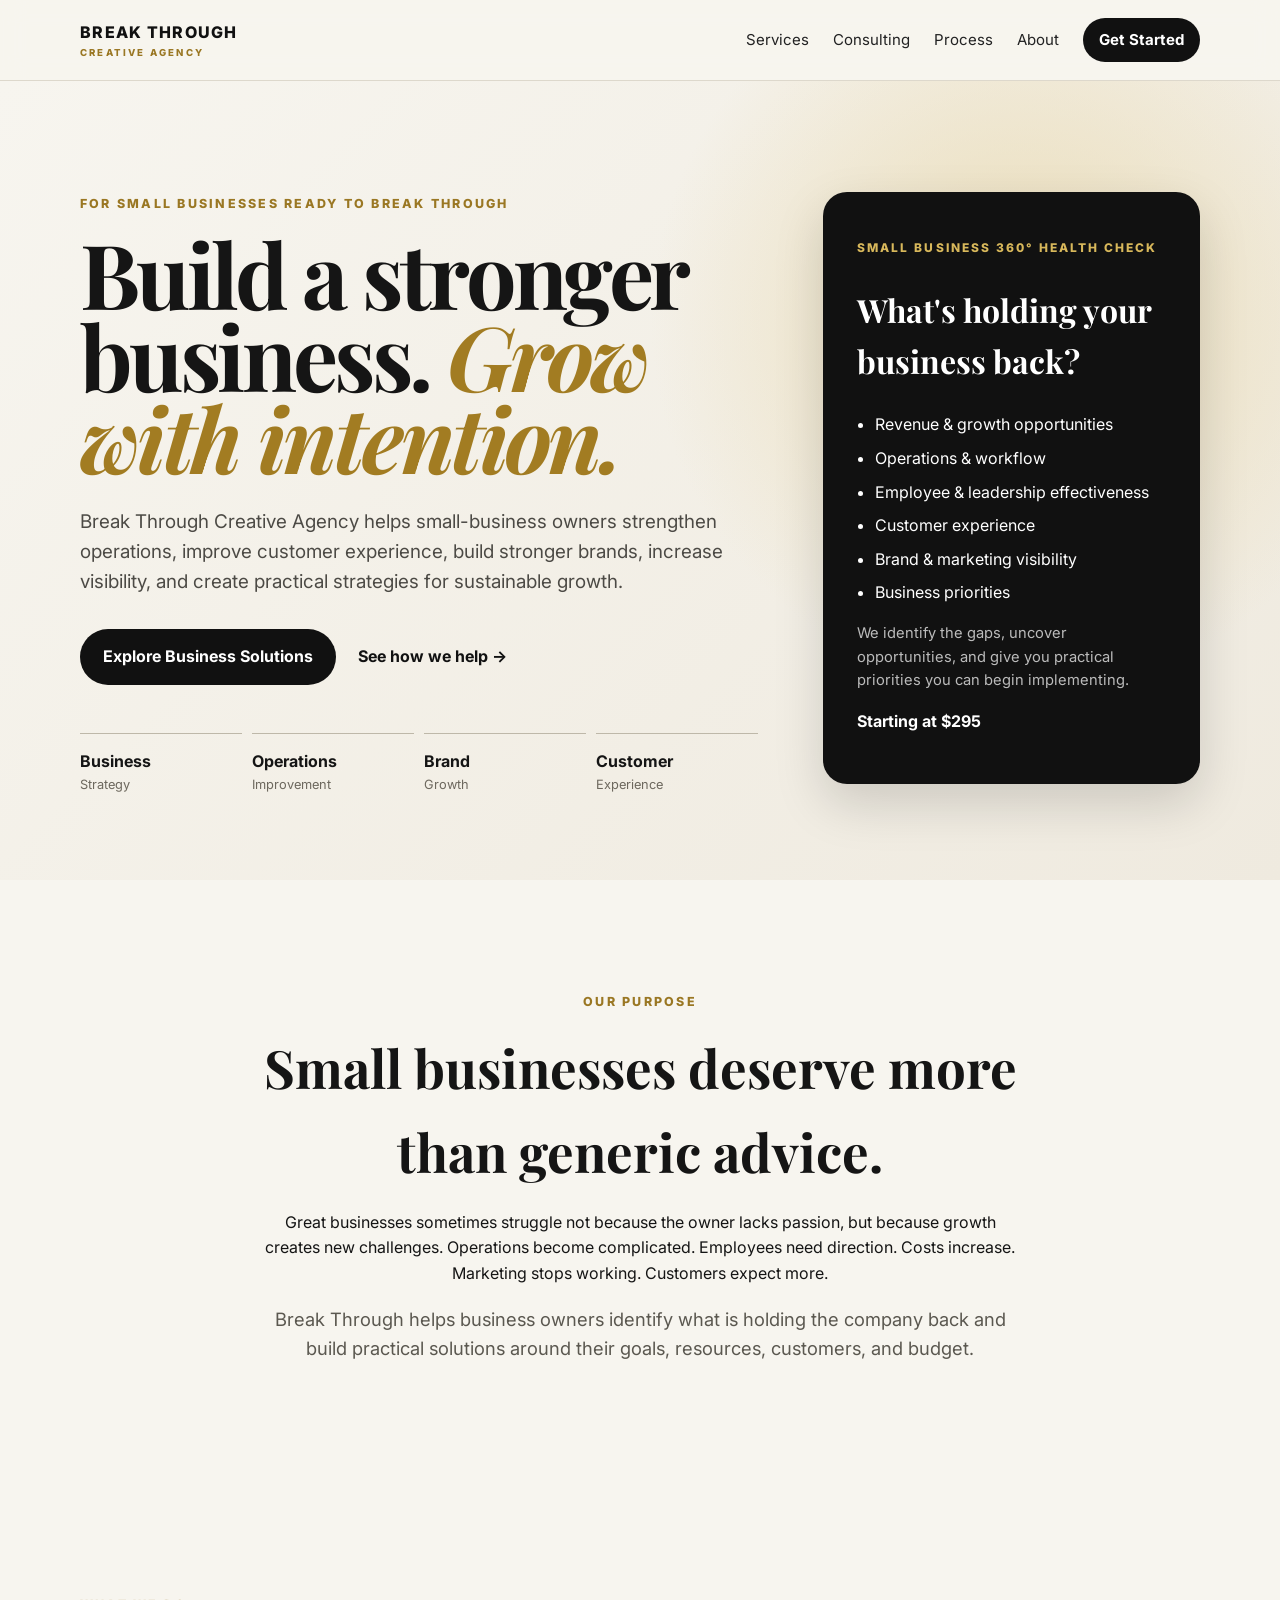
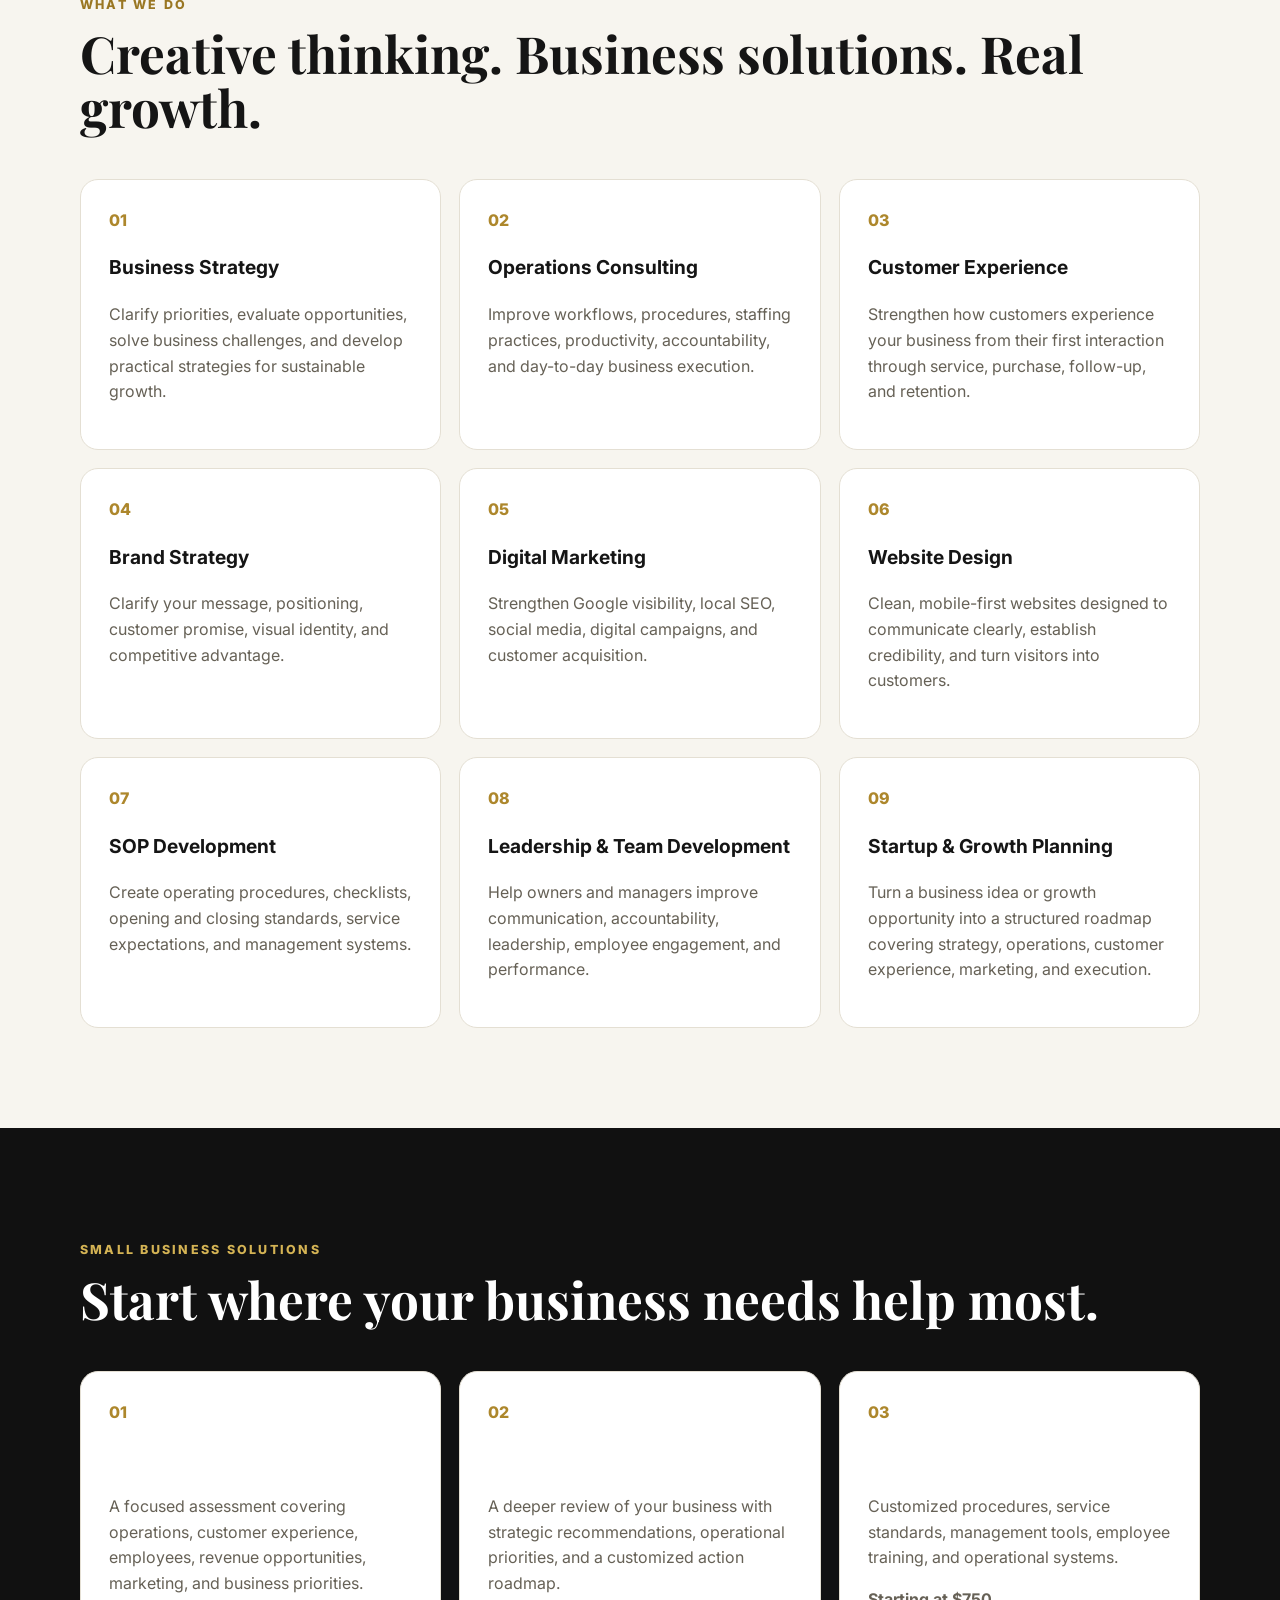
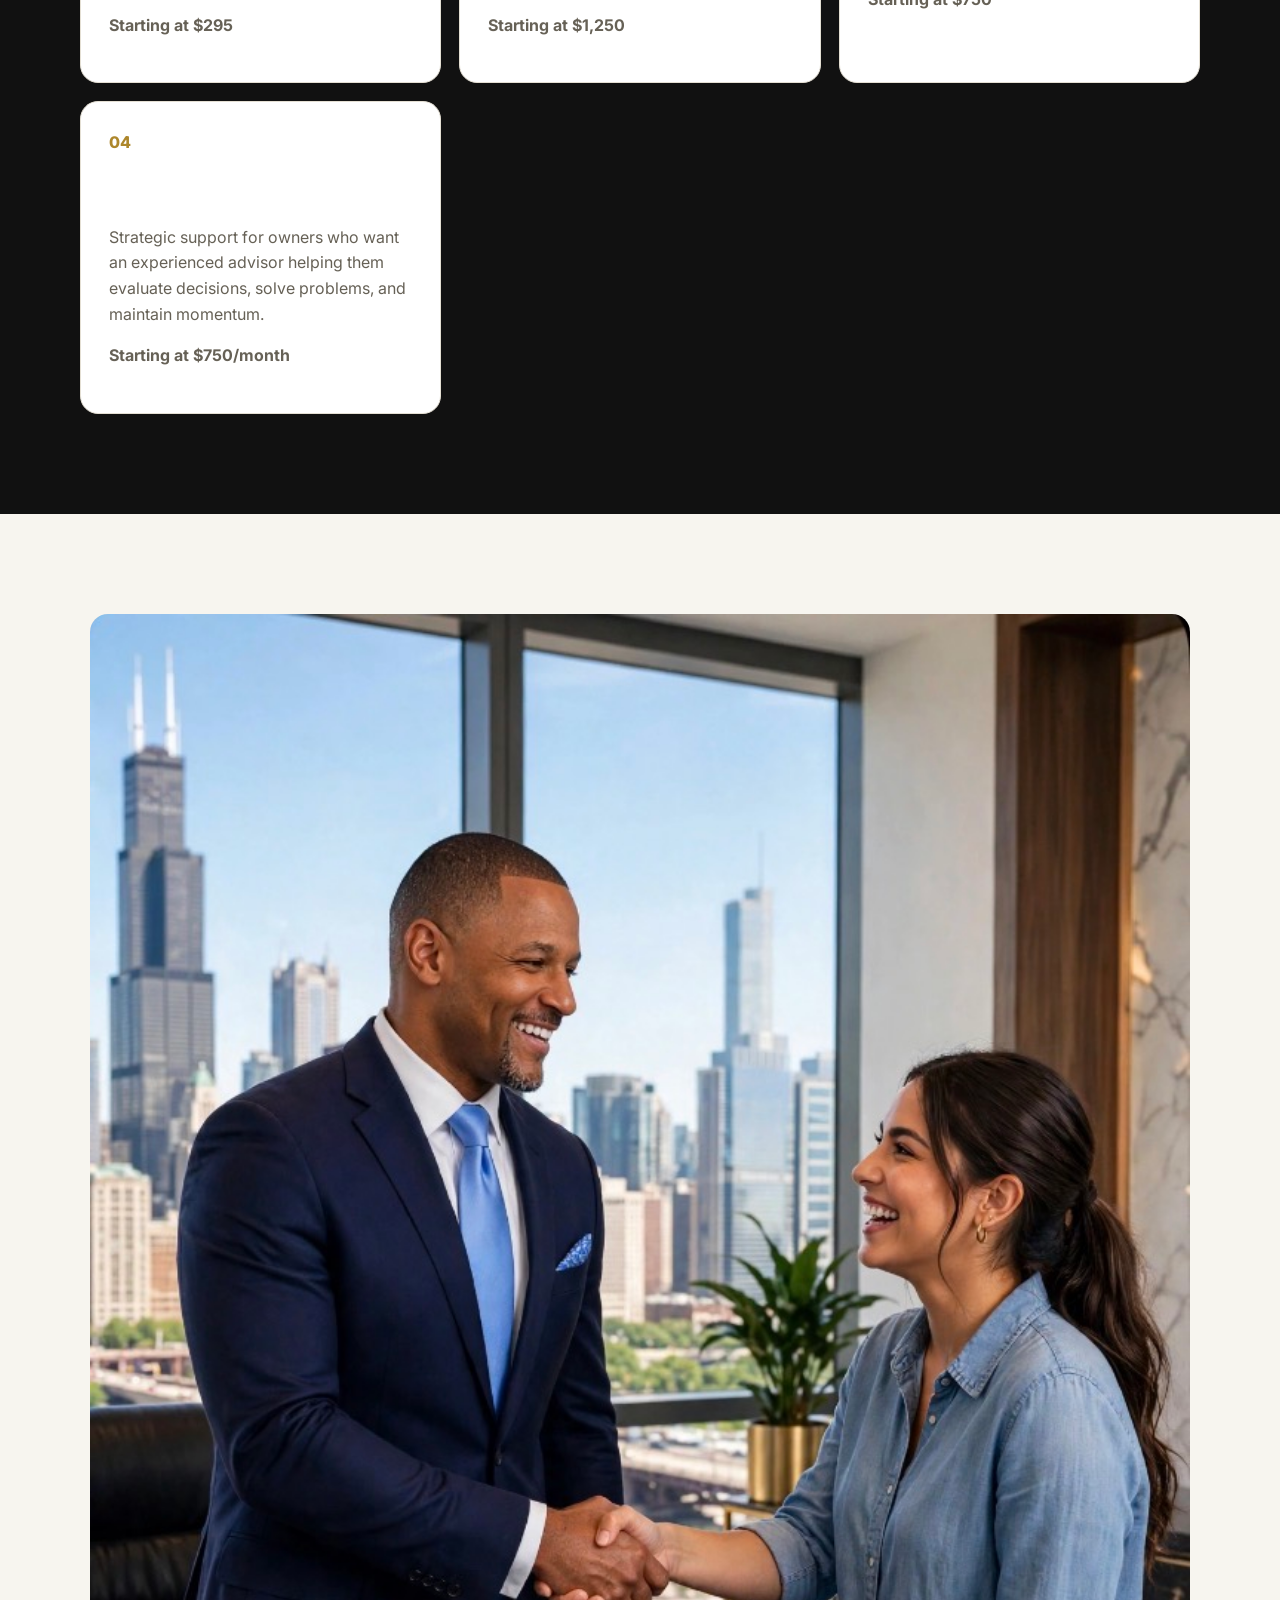
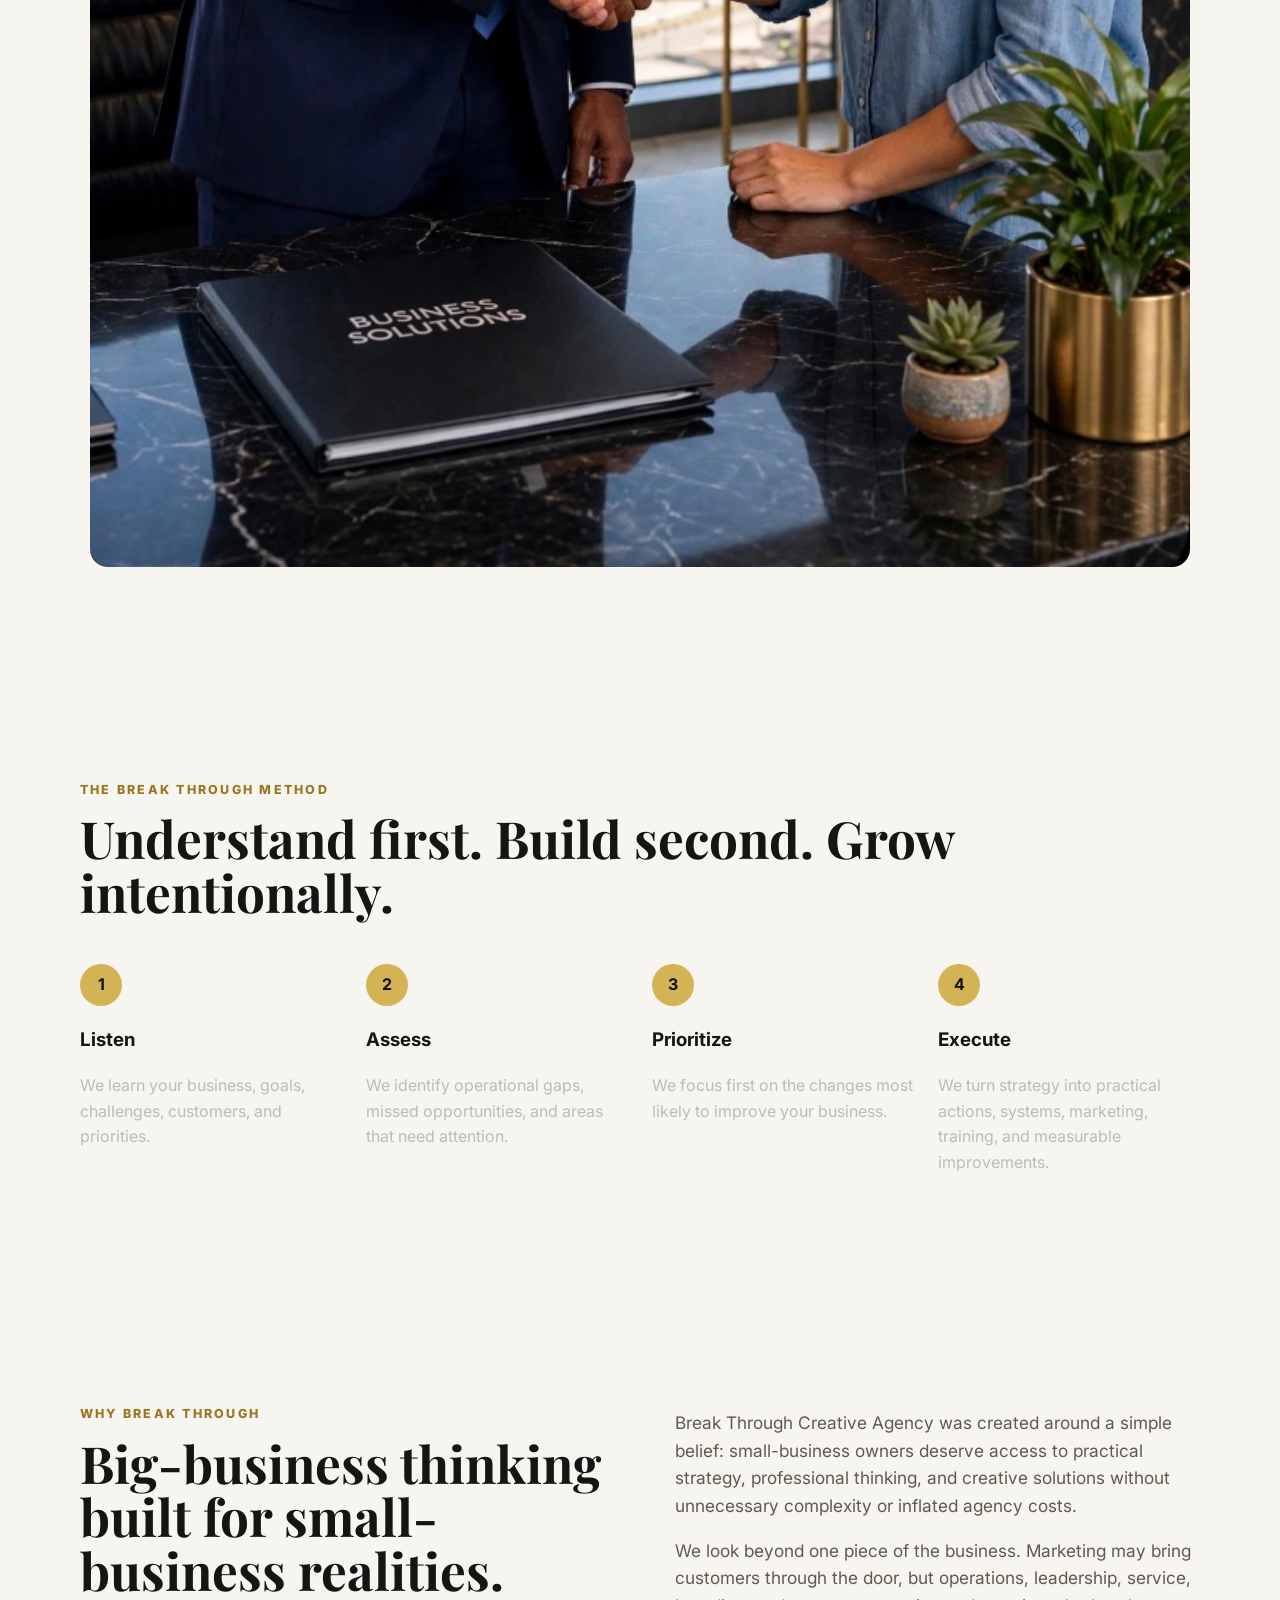
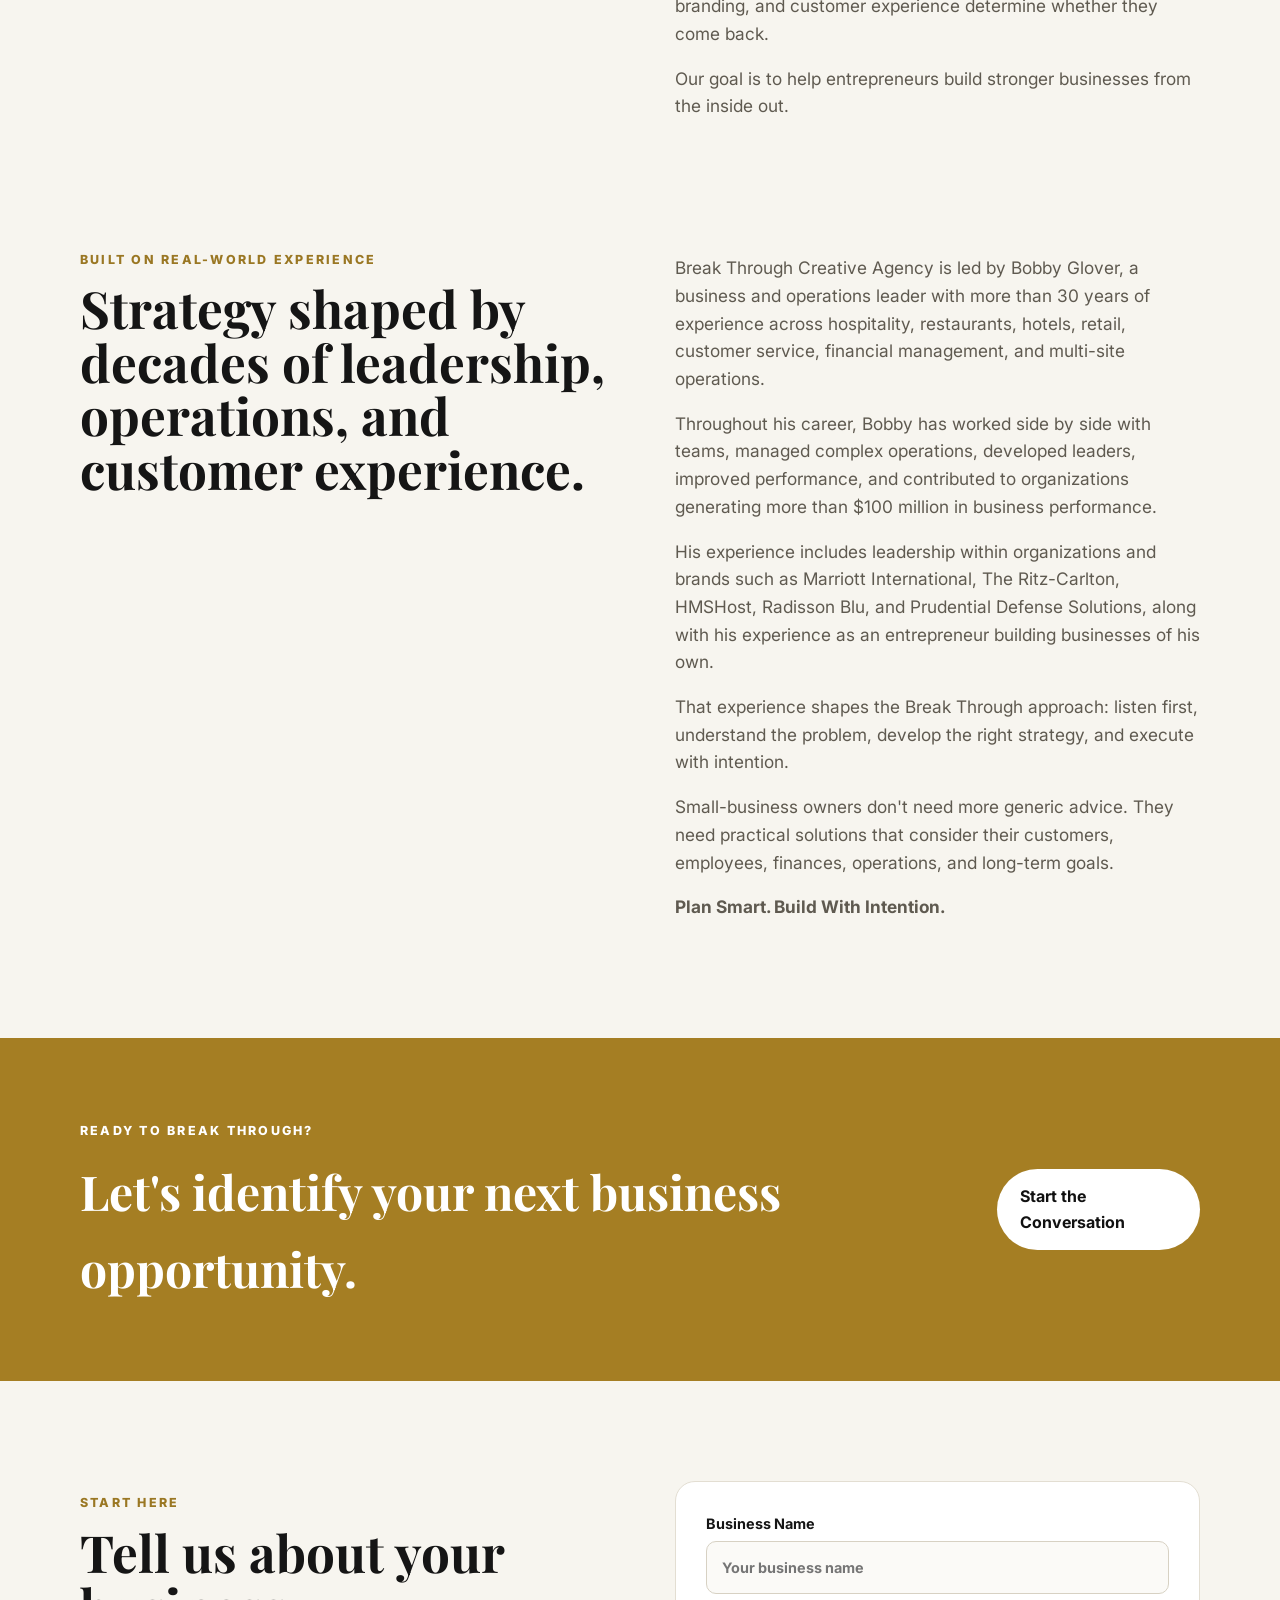
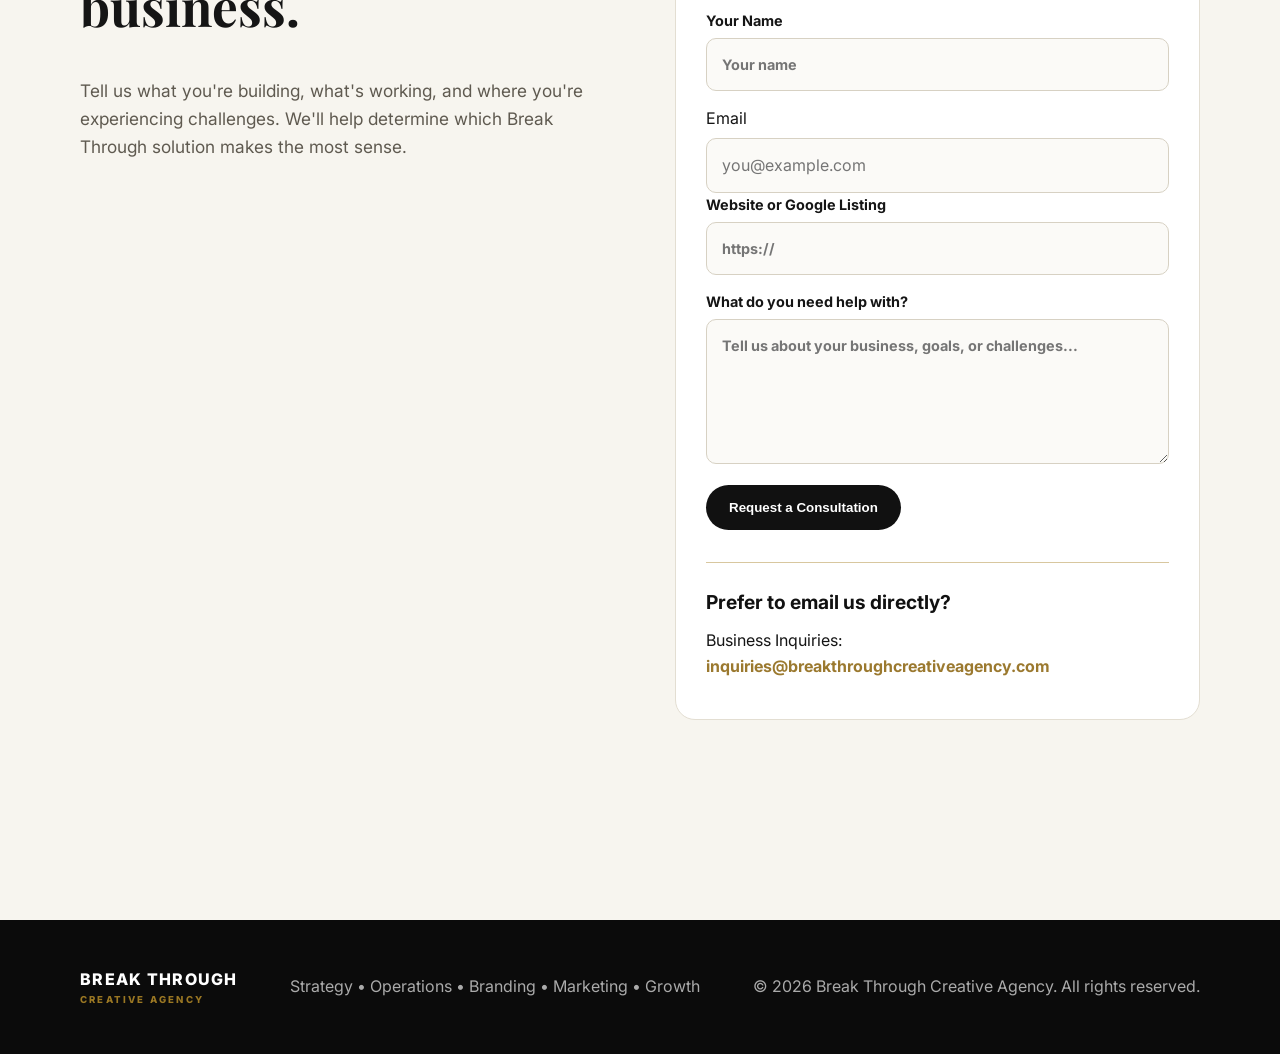
<file: index.html>
<!DOCTYPE html>
<html lang="en">
<head>
  <meta charset="UTF-8" />
  <meta name="viewport" content="width=device-width, initial-scale=1.0" />

  <title>Break Through Creative Agency | Business Strategy, Operations & Growth</title>

  <meta
    name="description"
    content="Break Through Creative Agency helps small businesses strengthen operations, improve customer experience, build stronger brands, increase visibility, and create sustainable growth."
  />

  <link rel="preconnect" href="https://fonts.googleapis.com">
  <link rel="preconnect" href="https://fonts.gstatic.com" crossorigin>

  <link
    href="https://fonts.googleapis.com/css2?family=Inter:wght@400;500;600;700;800&family=Playfair+Display:wght@600;700&display=swap"
    rel="stylesheet"
  >

  <link rel="stylesheet" href="styles.css" />
</head>

<body>

  <header class="nav">
    <div class="container nav-inner">

      <a href="#top" class="brand">
        BREAK THROUGH
        <span>CREATIVE AGENCY</span>
      </a>

      <nav>
        <a href="#services">Services</a>
        <a href="#consulting">Consulting</a>
        <a href="#process">Process</a>
        <a href="#about">About</a>
        <a href="#contact" class="btn btn-small">Get Started</a>
      </nav>

    </div>
  </header>


  <main id="top">

    <!-- HERO -->

    <section class="hero">

      <div class="container hero-grid">

        <div>

          <p class="eyebrow">
            FOR SMALL BUSINESSES READY TO BREAK THROUGH
          </p>

          <h1>
            Build a stronger business.
            <em>Grow with intention.</em>
          </h1>

          <p class="lead">
            Break Through Creative Agency helps small-business owners
            strengthen operations, improve customer experience, build
            stronger brands, increase visibility, and create practical
            strategies for sustainable growth.
          </p>

          <div class="hero-actions">

            <a class="btn" href="#consulting">
              Explore Business Solutions
            </a>

            <a class="text-link" href="#services">
              See how we help →
            </a>

          </div>


          <div class="proof">

            <div>
              <strong>Business</strong>
              <span>Strategy</span>
            </div>

            <div>
              <strong>Operations</strong>
              <span>Improvement</span>
            </div>

            <div>
              <strong>Brand</strong>
              <span>Growth</span>
            </div>

            <div>
              <strong>Customer</strong>
              <span>Experience</span>
            </div>

          </div>

        </div>


        <aside class="audit-card">

          <p class="card-label">
            SMALL BUSINESS 360° HEALTH CHECK
          </p>

          <h2>
            What's holding your business back?
          </h2>

          <ul>
            <li>Revenue & growth opportunities</li>
            <li>Operations & workflow</li>
            <li>Employee & leadership effectiveness</li>
            <li>Customer experience</li>
            <li>Brand & marketing visibility</li>
            <li>Business priorities</li>
          </ul>

          <p class="audit-note">
            We identify the gaps, uncover opportunities, and give you
            practical priorities you can begin implementing.
          </p>

          <p>
            <strong>Starting at $295</strong>
          </p>

        </aside>

      </div>

    </section>



    <!-- PURPOSE -->

    <section class="statement">

      <div class="container narrow">

        <p class="eyebrow">
          OUR PURPOSE
        </p>

        <h2>
          Small businesses deserve more than generic advice.
        </h2>

        <p>
          Great businesses sometimes struggle not because the owner lacks
          passion, but because growth creates new challenges. Operations become
          complicated. Employees need direction. Costs increase. Marketing
          stops working. Customers expect more.
        </p>

        <p>
          Break Through helps business owners identify what is holding the
          company back and build practical solutions around their goals,
          resources, customers, and budget.
        </p>

      </div>

    </section>



    <!-- SERVICES -->

    <section id="services" class="section">

      <div class="container">

        <p class="eyebrow">
          WHAT WE DO
        </p>

        <h2 class="section-title">
          Creative thinking. Business solutions. Real growth.
        </h2>


        <div class="cards">


          <article class="service-card">

            <span>01</span>

            <h3>Business Strategy</h3>

            <p>
              Clarify priorities, evaluate opportunities, solve business
              challenges, and develop practical strategies for sustainable
              growth.
            </p>

          </article>


          <article class="service-card">

            <span>02</span>

            <h3>Operations Consulting</h3>

            <p>
              Improve workflows, procedures, staffing practices, productivity,
              accountability, and day-to-day business execution.
            </p>

          </article>


          <article class="service-card">

            <span>03</span>

            <h3>Customer Experience</h3>

            <p>
              Strengthen how customers experience your business from their
              first interaction through service, purchase, follow-up, and
              retention.
            </p>

          </article>


          <article class="service-card">

            <span>04</span>

            <h3>Brand Strategy</h3>

            <p>
              Clarify your message, positioning, customer promise, visual
              identity, and competitive advantage.
            </p>

          </article>


          <article class="service-card">

            <span>05</span>

            <h3>Digital Marketing</h3>

            <p>
              Strengthen Google visibility, local SEO, social media, digital
              campaigns, and customer acquisition.
            </p>

          </article>


          <article class="service-card">

            <span>06</span>

            <h3>Website Design</h3>

            <p>
              Clean, mobile-first websites designed to communicate clearly,
              establish credibility, and turn visitors into customers.
            </p>

          </article>


          <article class="service-card">

            <span>07</span>

            <h3>SOP Development</h3>

            <p>
              Create operating procedures, checklists, opening and closing
              standards, service expectations, and management systems.
            </p>

          </article>


          <article class="service-card">

            <span>08</span>

            <h3>Leadership & Team Development</h3>

            <p>
              Help owners and managers improve communication, accountability,
              leadership, employee engagement, and performance.
            </p>

          </article>


          <article class="service-card">

            <span>09</span>

            <h3>Startup & Growth Planning</h3>

            <p>
              Turn a business idea or growth opportunity into a structured
              roadmap covering strategy, operations, customer experience,
              marketing, and execution.
            </p>

          </article>

        </div>

      </div>

    </section>



    <!-- CONSULTING PACKAGES -->

    <section id="consulting" class="section dark">

      <div class="container">

        <p class="eyebrow gold">
          SMALL BUSINESS SOLUTIONS
        </p>

        <h2 class="section-title">
          Start where your business needs help most.
        </h2>


        <div class="cards">


          <article class="service-card">

            <span>01</span>

            <h3>360° Business Health Check</h3>

            <p>
              A focused assessment covering operations, customer experience,
              employees, revenue opportunities, marketing, and business
              priorities.
            </p>

            <p>
              <strong>Starting at $295</strong>
            </p>

          </article>


          <article class="service-card">

            <span>02</span>

            <h3>Business Growth Intensive</h3>

            <p>
              A deeper review of your business with strategic recommendations,
              operational priorities, and a customized action roadmap.
            </p>

            <p>
              <strong>Starting at $1,250</strong>
            </p>

          </article>


          <article class="service-card">

            <span>03</span>

            <h3>SOP & Training Solutions</h3>

            <p>
              Customized procedures, service standards, management tools,
              employee training, and operational systems.
            </p>

            <p>
              <strong>Starting at $750</strong>
            </p>

          </article>


          <article class="service-card">

            <span>04</span>

            <h3>Ongoing Business Advisory</h3>

            <p>
              Strategic support for owners who want an experienced advisor
              helping them evaluate decisions, solve problems, and maintain
              momentum.
            </p>

            <p>
              <strong>Starting at $750/month</strong>
            </p>

          </article>

        </div>

      </div>

    </section>
<!-- BUSINESS CONSULTING IMAGE -->
<section class="section">
  <div class="container">
    <img
      src="IMG_9763.jpeg"
      alt="Break Through Creative Agency small business consulting"
      style="width:100%; max-width:1100px; display:block; margin:0 auto; border-radius:18px;"
    />
  </div>
</section>


    <!-- PROCESS -->

    <section id="process" class="section">

      <div class="container">

        <p class="eyebrow">
          THE BREAK THROUGH METHOD
        </p>

        <h2 class="section-title">
          Understand first. Build second. Grow intentionally.
        </h2>


        <div class="steps">

          <div>

            <b>1</b>

            <h3>Listen</h3>

            <p>
              We learn your business, goals, challenges, customers, and
              priorities.
            </p>

          </div>


          <div>

            <b>2</b>

            <h3>Assess</h3>

            <p>
              We identify operational gaps, missed opportunities, and areas
              that need attention.
            </p>

          </div>


          <div>

            <b>3</b>

            <h3>Prioritize</h3>

            <p>
              We focus first on the changes most likely to improve your
              business.
            </p>

          </div>


          <div>

            <b>4</b>

            <h3>Execute</h3>

            <p>
              We turn strategy into practical actions, systems, marketing,
              training, and measurable improvements.
            </p>

          </div>

        </div>

      </div>

    </section>



    <!-- ABOUT -->

    <section id="about" class="section">

      <div class="container split">

        <div>

          <p class="eyebrow">
            WHY BREAK THROUGH
          </p>

          <h2 class="section-title">
            Big-business thinking built for small-business realities.
          </h2>

        </div>


        <div class="body-copy">

          <p>
            Break Through Creative Agency was created around a simple belief:
            small-business owners deserve access to practical strategy,
            professional thinking, and creative solutions without unnecessary
            complexity or inflated agency costs.
          </p>

          <p>
            We look beyond one piece of the business. Marketing may bring
            customers through the door, but operations, leadership, service,
            branding, and customer experience determine whether they come back.
          </p>

          <p>
            Our goal is to help entrepreneurs build stronger businesses from
            the inside out.
          </p>

        </div>

      </div>

   <!-- FOUNDER EXPERIENCE -->

<section class="section">
  <div class="container split">

    <div>
      <p class="eyebrow">BUILT ON REAL-WORLD EXPERIENCE</p>

      <h2 class="section-title">
        Strategy shaped by decades of leadership, operations, and customer experience.
      </h2>
    </div>

    <div class="body-copy">

      <p>
        Break Through Creative Agency is led by Bobby Glover, a business
        and operations leader with more than 30 years of experience across
        hospitality, restaurants, hotels, retail, customer service,
        financial management, and multi-site operations.
      </p>

      <p>
        Throughout his career, Bobby has worked side by side with teams,
        managed complex operations, developed leaders, improved performance,
        and contributed to organizations generating more than $100 million
        in business performance.
      </p>

      <p>
        His experience includes leadership within organizations and brands
        such as Marriott International, The Ritz-Carlton, HMSHost,
        Radisson Blu, and Prudential Defense Solutions, along with his
        experience as an entrepreneur building businesses of his own.
      </p>

      <p>
        That experience shapes the Break Through approach:
        listen first, understand the problem, develop the right strategy,
        and execute with intention.
      </p>

      <p>
        Small-business owners don't need more generic advice. They need
        practical solutions that consider their customers, employees,
        finances, operations, and long-term goals.
      </p>

      <p><strong>Plan Smart. Build With Intention.</strong></p>

</div>
</div>
</section>

    <section class="cta">

      <div class="container cta-inner">

        <div>

          <p class="eyebrow">
            READY TO BREAK THROUGH?
          </p>

          <h2>
            Let's identify your next business opportunity.
          </h2>

        </div>

        <a class="btn light" href="#contact">
          Start the Conversation
        </a>

      </div>

    </section>



    <!-- CONTACT -->

    <section id="contact" class="section contact">

      <div class="container split">

        <div>

          <p class="eyebrow">
            START HERE
          </p>

          <h2 class="section-title">
            Tell us about your business.
          </h2>

          <p class="contact-copy">
            Tell us what you're building, what's working, and where you're
            experiencing challenges. We'll help determine which Break Through
            solution makes the most sense.
          </p>

        </div>


        <form
  action="https://formspree.io/f/xbgjyode"
  method="POST"
>

          <label>
            Business Name
        
            <input
              required
              type="text"
        name="business_name"
              placeholder="Your business name"
            />
          </label>


          <label>
            Your Name
            <input
              required
              type="text"
              name="name"
              placeholder="Your name"
            />
          </label

          <label>
Email
          
            <input
              required
              type="email"
              name="email"
              placeholder="you@example.com"
            />
          </label>


          <label>
            Website or Google Listing
            <input
              type="url"
              name="website"
              placeholder="https://"
            />
          </label>


          <label>
            What do you need help with?

            <textarea
              rows="5"
              name="message"
              placeholder="Tell us about your business, goals, or challenges..."
            ></textarea>

          </label>


          <button
            class="btn"
            type="submit"
          >
            Request a Consultation
          </button>


          <p
            id="form-msg"
            class="form-msg"
      </form>
<div class="direct-contact">
  <p><strong>Prefer to email us directly?</strong></p>
  <p>
    Business Inquiries:
    <a href="mailto:inquiries@breakthroughcreativeagency.com">
      inquiries@breakthroughcreativeagency.com
    </a>
  </p>
</div>

</div>
</section>

</main>



  <footer>

    <div class="container footer-inner">

      <div class="brand">
        BREAK THROUGH
        <span>CREATIVE AGENCY</span>
      </div>

      <p>
        Strategy • Operations • Branding • Marketing • Growth
      </p>

      <p>
        © 2026 Break Through Creative Agency. All rights reserved.
      </p>

    </div>

  </footer>

  <script>
  const consultationForm = document.querySelector(
    'form[action="https://formspree.io/f/xbgjyode"]'
  );

  if (consultationForm) {
    consultationForm.addEventListener("submit", async function (event) {
      event.preventDefault();

      const formData = new FormData(consultationForm);

      try {
        const response = await fetch(consultationForm.action, {
          method: "POST",
          body: formData,
          headers: {
            Accept: "application/json"
          }
        });

        if (response.ok) {
          window.location.href = "/thank-you.html";
        } else {
          document.getElementById("form-msg").textContent =
            "There was a problem submitting your request. Please try again.";
        }
      } catch (error) {
        document.getElementById("form-msg").textContent =
          "There was a problem submitting your request. Please try again.";
      }
    });
  }
</script>

</body>
</html>
</file>
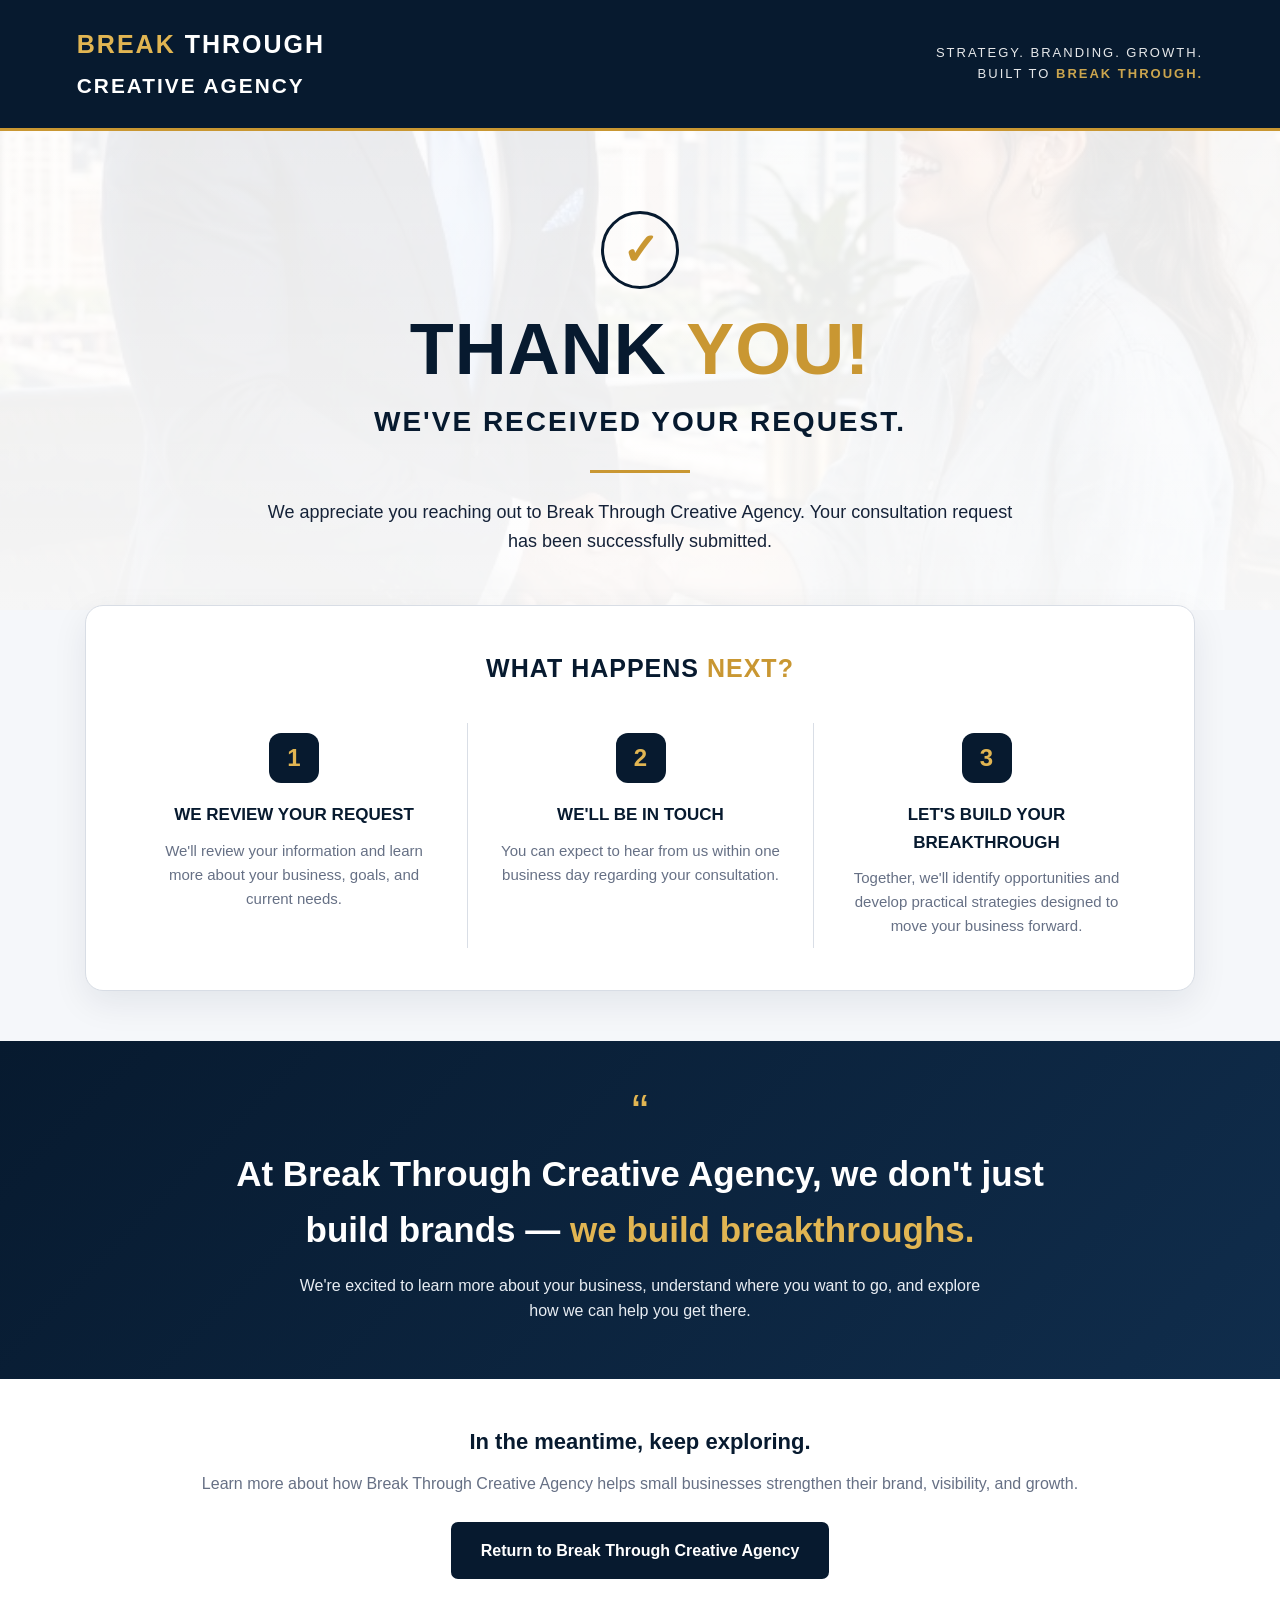
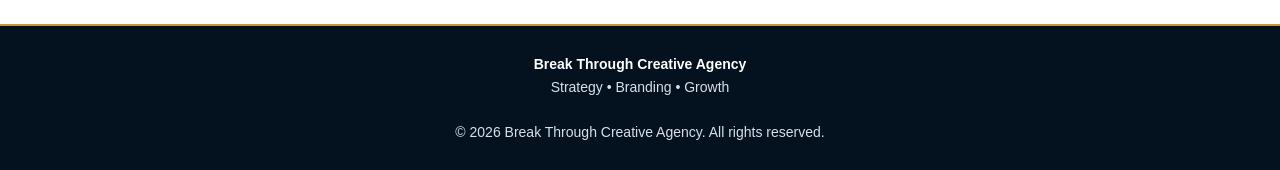
<file: thank-you.html>
<!DOCTYPE html>
<html lang="en">
<head>
  <meta charset="UTF-8">
  <meta name="viewport" content="width=device-width, initial-scale=1.0">
  <title>Thank You | Break Through Creative Agency</title>

  <style>
    :root {
      --navy: #071a2f;
      --navy-light: #102d4c;
      --gold: #c99732;
      --gold-light: #e1b552;
      --white: #ffffff;
      --soft: #f5f7fa;
      --text: #152238;
      --muted: #667085;
    }

    * {
      box-sizing: border-box;
      margin: 0;
      padding: 0;
    }

    body {
      font-family: Arial, Helvetica, sans-serif;
      background: var(--soft);
      color: var(--text);
      line-height: 1.6;
    }

    header {
      background: var(--navy);
      color: white;
      padding: 24px 6%;
      border-bottom: 3px solid var(--gold);
    }

    .header-inner {
      max-width: 1200px;
      margin: auto;
      display: flex;
      justify-content: space-between;
      align-items: center;
      gap: 20px;
    }

    .brand {
      font-size: 25px;
      font-weight: 700;
      letter-spacing: 2px;
    }

    .brand span {
      color: var(--gold-light);
    }

    .tagline {
      font-size: 13px;
      letter-spacing: 2px;
      text-transform: uppercase;
      opacity: .9;
      text-align: right;
    }

    .tagline strong {
      color: var(--gold-light);
    }

    .hero {
      background:
        linear-gradient(rgba(255,255,255,.91), rgba(255,255,255,.96)),
        url("IMG_9763.jpeg") center/cover;
      padding: 80px 20px 55px;
      text-align: center;
    }

    .check {
      width: 78px;
      height: 78px;
      border: 3px solid var(--navy);
      border-radius: 50%;
      margin: 0 auto 24px;
      display: flex;
      align-items: center;
      justify-content: center;
      color: var(--gold);
      font-size: 44px;
      font-weight: bold;
    }

    h1 {
      color: var(--navy);
      font-size: clamp(42px, 7vw, 72px);
      line-height: 1;
      letter-spacing: 1px;
      margin-bottom: 15px;
    }

    h1 span {
      color: var(--gold);
    }

    .hero h2 {
      color: var(--navy);
      font-size: clamp(19px, 3vw, 28px);
      letter-spacing: 2px;
      margin-bottom: 25px;
    }

    .hero p {
      max-width: 760px;
      margin: auto;
      font-size: 18px;
    }

    .divider {
      width: 100px;
      height: 3px;
      background: var(--gold);
      margin: 25px auto;
    }

    .next {
      max-width: 1150px;
      margin: -5px auto 50px;
      padding: 0 20px;
    }

    .next-box {
      background: white;
      border: 1px solid #d8dde5;
      border-radius: 18px;
      padding: 42px 35px;
      box-shadow: 0 12px 35px rgba(7,26,47,.08);
    }

    .section-title {
      text-align: center;
      color: var(--navy);
      font-size: 25px;
      letter-spacing: 1px;
      margin-bottom: 35px;
    }

    .section-title span {
      color: var(--gold);
    }

    .steps {
      display: grid;
      grid-template-columns: repeat(3, 1fr);
      gap: 0;
    }

    .step {
      text-align: center;
      padding: 10px 32px;
    }

    .step + .step {
      border-left: 1px solid #d9dee6;
    }

    .number {
      width: 50px;
      height: 50px;
      background: var(--navy);
      color: var(--gold-light);
      border-radius: 12px;
      margin: 0 auto 18px;
      display: flex;
      align-items: center;
      justify-content: center;
      font-size: 24px;
      font-weight: bold;
    }

    .step h3 {
      color: var(--navy);
      margin-bottom: 10px;
      font-size: 17px;
    }

    .step p {
      color: var(--muted);
      font-size: 15px;
    }

    .statement {
      background: linear-gradient(135deg, var(--navy), var(--navy-light));
      color: white;
      padding: 55px 20px;
    }

    .statement-inner {
      max-width: 1050px;
      margin: auto;
      text-align: center;
    }

    .quote {
      color: var(--gold-light);
      font-size: 50px;
      line-height: .7;
    }

    .statement h2 {
      font-size: clamp(24px, 4vw, 35px);
      margin: 15px auto;
      max-width: 850px;
    }

    .statement h2 span {
      color: var(--gold-light);
    }

    .statement p {
      max-width: 700px;
      margin: auto;
      color: #e8edf3;
    }

    .return {
      text-align: center;
      padding: 45px 20px;
      background: white;
    }

    .return h3 {
      color: var(--navy);
      margin-bottom: 12px;
      font-size: 22px;
    }

    .return p {
      color: var(--muted);
      margin-bottom: 25px;
    }

    .button {
      display: inline-block;
      background: var(--navy);
      color: white;
      text-decoration: none;
      padding: 14px 28px;
      border-radius: 7px;
      font-weight: bold;
      border: 2px solid var(--navy);
      transition: .2s ease;
    }

    .button:hover {
      background: var(--gold);
      border-color: var(--gold);
      color: var(--navy);
    }

    footer {
      background: #04111f;
      color: #d9e0e8;
      text-align: center;
      padding: 27px 20px;
      border-top: 2px solid var(--gold);
      font-size: 14px;
    }

    footer strong {
      color: white;
    }

    @media (max-width: 760px) {
      .header-inner {
        display: block;
        text-align: center;
      }

      .tagline {
        text-align: center;
        margin-top: 12px;
      }

      .hero {
        padding-top: 55px;
      }

      .steps {
        grid-template-columns: 1fr;
      }

      .step {
        padding: 25px 10px;
      }

      .step + .step {
        border-left: none;
        border-top: 1px solid #d9dee6;
      }

      .next-box {
        padding: 25px 20px;
      }
    }
  </style>
</head>

<body>

<header>
  <div class="header-inner">
    <div class="brand">
      <span>BREAK</span> THROUGH<br>
      <small>CREATIVE AGENCY</small>
    </div>

    <div class="tagline">
      Strategy. Branding. Growth.<br>
      Built to <strong>Break Through.</strong>
    </div>
  </div>
</header>

<section class="hero">
  <div class="check">✓</div>

  <h1>THANK <span>YOU!</span></h1>

  <h2>WE'VE RECEIVED YOUR REQUEST.</h2>

  <div class="divider"></div>

  <p>
    We appreciate you reaching out to Break Through Creative Agency.
    Your consultation request has been successfully submitted.
  </p>
</section>

<section class="next">
  <div class="next-box">

    <h2 class="section-title">
      WHAT HAPPENS <span>NEXT?</span>
    </h2>

    <div class="steps">

      <div class="step">
        <div class="number">1</div>
        <h3>WE REVIEW YOUR REQUEST</h3>
        <p>
          We'll review your information and learn more about
          your business, goals, and current needs.
        </p>
      </div>

      <div class="step">
        <div class="number">2</div>
        <h3>WE'LL BE IN TOUCH</h3>
        <p>
          You can expect to hear from us within one business
          day regarding your consultation.
        </p>
      </div>

      <div class="step">
        <div class="number">3</div>
        <h3>LET'S BUILD YOUR BREAKTHROUGH</h3>
        <p>
          Together, we'll identify opportunities and develop
          practical strategies designed to move your business forward.
        </p>
      </div>

    </div>
  </div>
</section>

<section class="statement">
  <div class="statement-inner">
    <div class="quote">“</div>

    <h2>
      At Break Through Creative Agency, we don't just build brands —
      <span>we build breakthroughs.</span>
    </h2>

    <p>
      We're excited to learn more about your business, understand
      where you want to go, and explore how we can help you get there.
    </p>
  </div>
</section>

<section class="return">
  <h3>In the meantime, keep exploring.</h3>

  <p>
    Learn more about how Break Through Creative Agency helps
    small businesses strengthen their brand, visibility, and growth.
  </p>

  <a class="button" href="/">
    Return to Break Through Creative Agency
  </a>
</section>

<footer>
  <strong>Break Through Creative Agency</strong><br>
  Strategy • Branding • Growth<br><br>
  © 2026 Break Through Creative Agency. All rights reserved.
</footer>

</body>
</html>
</file>
<file: styles.css>
*{box-sizing:border-box}html{scroll-behavior:smooth}body{margin:0;font-family:Inter,Arial,sans-serif;color:#151515;background:#f7f5ef;line-height:1.6}.container{width:min(1120px,90%);margin:auto}.narrow{width:min(760px,90%)}.nav{position:sticky;top:0;z-index:20;background:rgba(247,245,239,.94);backdrop-filter:blur(12px);border-bottom:1px solid #ddd8cc}.nav-inner{display:flex;justify-content:space-between;align-items:center;padding:18px 0}.brand{font-weight:800;letter-spacing:.08em;text-decoration:none;color:#111}.brand span{display:block;font-size:.6rem;letter-spacing:.23em;color:#9a7723}.nav nav{display:flex;align-items:center;gap:24px}.nav nav a{color:#222;text-decoration:none;font-size:.94rem}.btn{display:inline-block;background:#111;color:white;padding:15px 23px;border-radius:999px;text-decoration:none;border:0;font-weight:700;cursor:pointer}.btn-small{padding:10px 16px!important}.hero{padding:100px 0 85px;background:radial-gradient(circle at 80% 30%,#eadcb6 0,transparent 32%),linear-gradient(135deg,#f7f5ef,#efeadf)}.hero-grid{display:grid;grid-template-columns:1.35fr .75fr;gap:65px;align-items:center}.eyebrow{font-size:.78rem;font-weight:800;letter-spacing:.18em;color:#9a7723}.hero h1,.section-title,.statement h2,.cta h2{font-family:"Playfair Display",Georgia,serif}.hero h1{font-size:clamp(3.6rem,7vw,6.8rem);line-height:.92;margin:18px 0 28px;letter-spacing:-.04em}.hero h1 em{color:#a27c22}.lead{font-size:1.18rem;max-width:720px;color:#4c4a45}.hero-actions{display:flex;gap:22px;align-items:center;margin:32px 0}.text-link{color:#111;font-weight:700;text-decoration:none}.proof{display:grid;grid-template-columns:repeat(4,1fr);gap:10px;margin-top:48px}.proof div{border-top:1px solid #beb8a9;padding-top:15px}.proof strong,.proof span{display:block}.proof span{font-size:.8rem;color:#6d685e}.audit-card{background:#111;color:#fff;padding:34px;border-radius:24px;box-shadow:0 20px 50px rgba(0,0,0,.15)}.audit-card h2{font-family:"Playfair Display";font-size:2rem}.card-label{color:#d8b85b;font-size:.75rem;letter-spacing:.17em;font-weight:800}.audit-card ul{padding-left:18px}.audit-card li{margin:8px 0}.audit-note{color:#bbb;font-size:.92rem}.statement{padding:100px 0;text-align:center}.statement h2{font-size:3.3rem;margin:12px 0}.statement p:last-child{font-size:1.15rem;color:#5b5850}.section{padding:100px 0}.section-title{font-size:3.2rem;line-height:1.05;margin:10px 0 44px}.cards{display:grid;grid-template-columns:repeat(3,1fr);gap:18px}.service-card{background:#fff;border:1px solid #e4dfd3;padding:28px;border-radius:18px}.service-card span{color:#ad872c;font-weight:800}.service-card h3{font-size:1.2rem}.service-card p{color:#666156}.dark{background:#111;color:#fff}.gold{color:#d4b354}.steps{display:grid;grid-template-columns:repeat(4,1fr);gap:24px}.steps b{display:inline-grid;place-items:center;width:42px;height:42px;border-radius:50%;background:#d4b354;color:#111}.steps p{color:#bbb}.split{display:grid;grid-template-columns:1fr 1fr;gap:70px;align-items:start}.body-copy,.contact-copy{font-size:1.08rem;color:#5f5a50}.cta{background:#a57e23;color:white;padding:70px 0}.cta-inner{display:flex;justify-content:space-between;align-items:center;gap:30px}.cta h2{font-size:3rem;margin:4px 0}.cta .eyebrow{color:#fff}.light{background:#fff;color:#111}.contact form{background:#fff;padding:30px;border-radius:20px;border:1px solid #e3ded2}.contact label{display:block;font-weight:700;font-size:.9rem;margin-bottom:15px}.contact input,.contact textarea{width:100%;margin-top:6px;padding:14px 15px;border:1px solid #d7d1c3;border-radius:10px;font:inherit;background:#fbfaf7}.form-msg{font-size:.9rem;color:#78601e}footer{background:#0b0b0b;color:#aaa;padding:38px 0}.footer-inner{display:flex;justify-content:space-between;gap:20px;align-items:center}.footer-inner .brand{color:#fff}@media(max-width:850px){.nav nav a:not(.btn){display:none}.hero-grid,.split{grid-template-columns:1fr}.cards{grid-template-columns:1fr 1fr}.steps{grid-template-columns:1fr 1fr}.proof{grid-template-columns:1fr 1fr}.cta-inner,.footer-inner{display:block}.cta .btn{margin-top:20px}}@media(max-width:560px){.hero{padding-top:70px}.hero h1{font-size:3.7rem}.cards,.steps{grid-template-columns:1fr}.section,.statement{padding:70px 0}.section-title,.statement h2,.cta h2{font-size:2.5rem}.hero-actions{align-items:flex-start;flex-direction:column}}
.nav-cta,
.nav-cta:visited {
  background: #111111;
  color: #ffffff !important;
}

.nav-cta:hover,
.nav-cta:focus {
  background: #b8923b;
  color: #ffffff !important;
}

.nav .btn-small,
.nav .btn-small:visited {
  background: #111111;
  color: #ffffff !important;
}

.nav .btn-small:hover,
.nav .btn-small:focus {
  background: #b8923b;
  color: #ffffff !important;
}

.direct-contact {
  margin-top: 32px;
  padding-top: 24px;
  border-top: 1px solid #d8c79f;
}

.direct-contact p {
  margin: 0 0 10px;
}

.direct-contact strong {
  font-size: 1.2rem;
  color: #111111;
}

.direct-contact a,
.direct-contact a:visited {
  color: #9b792f;
  font-weight: 700;
  text-decoration: none;
  overflow-wrap: anywhere;
  word-break: break-word;
}

.direct-contact a:hover,
.direct-contact a:focus {
  color: #071a2f;
  text-decoration: underline;
}
@media (max-width: 600px) {
  .direct-contact a {
    display: inline-block;
    max-width: 100%;
    font-size: 1.05rem;
    line-height: 1.4;
    word-break: normal;
    overflow-wrap: normal;
  }
}
</file>
